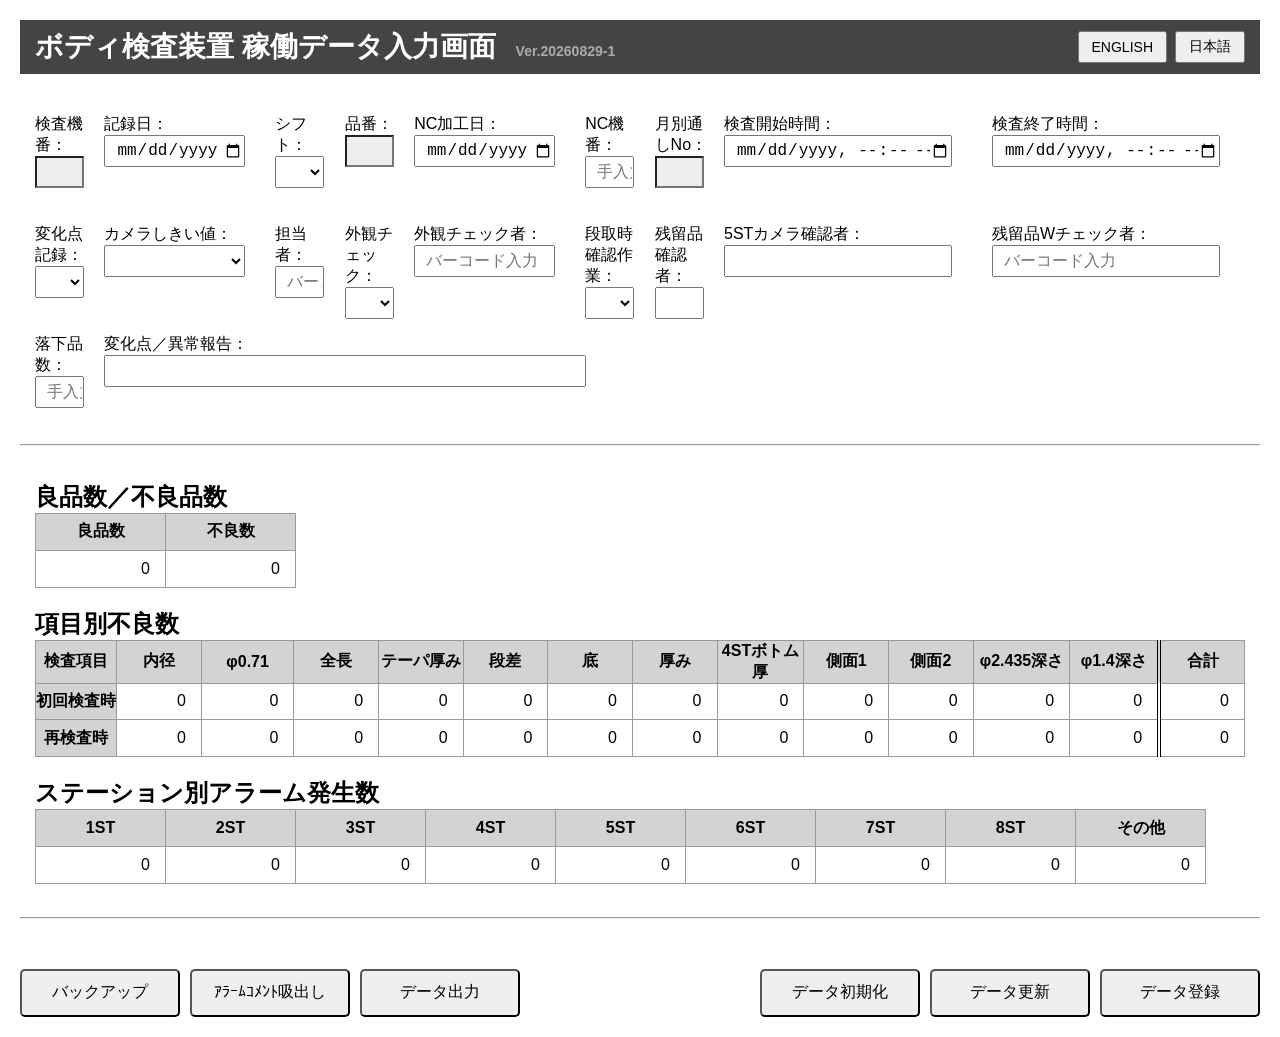
<file: app/index.html>
<!DOCTYPE html>
<html lang="ja">
<head>
    <meta charset="UTF-8">
    <meta name="viewport" content="width=device-width, initial-scale=1.0">
    <title>ボディ検査装置 稼働データ入力画面</title>
    <link rel="icon" href="data:,"> <!--エラー表示対策-->
    <link rel="stylesheet" href="style.css">
</head>
<body>
    <header class="title-area">
        <h1>
            <span data-en="Body Inspection Machine Operation Data Entry">ボディ検査装置 稼働データ入力画面</span>
            <span class="version">Ver.20260829-1</span>
        </h1>
    
        <div class="language-button-area">
            <button id="english_button" type="button">ENGLISH</button>
            <button id="japanese_button" type="button">日本語</button>
        </div>
    </header>


    <!------- データ入力部 ------->
    <div class="form-area">
        <!-- 1段目 --------------------------------------------------->
        <div class="form-item">
            <label for="inspection_machine_no" data-en="Inspection Machine No:">検査機番：</label>
            <input id="inspection_machine_no" type="text" readonly>
        </div>

        <div class="form-item">
            <label for="record_date" data-en="Record Date:">記録日：</label>
            <input id="record_date" type="date">
        </div>

        <div class="form-item">
            <label for="shift_name" data-en="Shift:">シフト：</label>
            <select id="shift_name">
                <option value=""></option>
                <option value="昼勤">昼勤</option>
                <option value="夜勤">夜勤</option>
            </select>
        </div>

        <div class="form-item">
            <label for="part_no" data-en="Part No:">品番：</label>
            <input id="part_no" type="text" readonly>
        </div>

        <div class="form-item">
            <label for="nc_process_date" data-en="NC Process Date:">NC加工日：</label>
            <input id="nc_process_date" type="date">
        </div>

        <div class="form-item">
            <label for="nc_machine_no" data-en="NC Machine No:">NC機番：</label>
            <input id="nc_machine_no" type="text" placeholder="手入力">
        </div>

        <div class="form-item">
            <label for="monthly_serial_no" data-en="Monthly Serial No:">月別通しNo：</label>
            <input id="monthly_serial_no" type="text" readonly>
        </div>

        <div class="form-item">
            <label for="inspection_start_time" data-en="Inspection Start Time:">検査開始時間：</label>
            <input id="inspection_start_time" type="datetime-local" step="60">
        </div>

        <div class="form-item">
            <label for="inspection_end_time" data-en="Inspection End Time:">検査終了時間：</label>
            <input id="inspection_end_time" type="datetime-local" step="60">
        </div>

        <!-- 2段目 --------------------------------------------------->
        <div class="form-item">
            <label for="change_point_record" data-en="Change Point Record:">変化点記録：</label>
            <select name="" id="change_point_record">
                <option value=""></option>
                <option value="社内">社内</option>
                <option value="柴田外観あり">柴田外観あり</option>
                <option value="柴田外観なし">柴田外観なし</option>
            </select>
        </div>

        <div class="form-item">
            <label for="camera_threshold" data-en="Camera Threshold:">カメラしきい値：</label>
            <select id="camera_threshold">
                <option value=""></option>
                <option value="正常">正常</option>
                <option value="変更有">変更有</option>
            </select>
        </div>

        <div class="form-item">
            <label for="worker_name" data-en="Worker:">担当者：</label>
            <input id="worker_name" type="text" placeholder="バーコード入力">
        </div>

        <div class="form-item">
            <label for="appearance_check" data-en="Appearance Check:">外観チェック：</label>
            <select id="appearance_check">
                <option value=""></option>
                <option value="正常">正常</option>
                <option value="異常">異常</option>
            </select>
        </div>

        <div class="form-item">
            <label for="appearance_checker" data-en="Appearance Checker:">外観チェック者：</label>
            <input id="appearance_checker" type="text" placeholder="バーコード入力">
        </div>

        <div class="form-item">
            <label for="setup_check" data-en="Setup Check:">段取時確認作業：</label>
            <select id="setup_check">
                <option value=""></option>
                <option value="あり">あり</option>
                <option value="なし">なし</option>
            </select>
        
        </div>

        <div class="form-item">
            <label for="remaining_checker" data-en="Remaining Part Checker:">残留品確認者：</label>
            <input id="remaining_checker" type="text">
        </div>

        <div class="form-item">
            <label for="camera_5st_checker" data-en="5ST Camera Checker:">5STカメラ確認者：</label>
            <input id="camera_5st_checker" type="text">
        </div>

        <div class="form-item">
            <label for="remaining_double_checker" data-en="RemainingPt WChecker:">残留品Wチェック者：</label>
            <input id="remaining_double_checker" type="text" placeholder="バーコード入力">
        </div>

        <!-- 3段目 --------------------------------------------------->
        <div class="form-item">
            <label for="drop_count" data-en="Dropped Part Count:">落下品数：</label>
            <input id="drop_count" type="text" placeholder="手入力">
        </div>

        <div class="form-item note">
            <label for="abnormal_report" data-en="Change Point / Abnormal Report:">変化点／異常報告：</label>
            <input id="abnormal_report" type="text">
        </div>
    </div>

    <hr>

    <!------- テーブル表示部 ------->
    <div class="table-area">
        <h2 data-en="OK / NG Count">良品数／不良品数</h2>
        <table id="count_summary">
            <tr>
                <th data-en="OK Count">良品数</th>
                <th data-en="NG Count">不良数</th>
            </tr>
            <tr>
                <td id="ok_count" class="db-item">0</td>
                <td id="ng_count" class="db-item">0</td>
            </tr>
        </table>

        <h2 data-en="NG Count by Item">項目別不良数</h2>
        <table id="ng_count_detail">
            <tr>
                <th data-en="Inspection Item">検査項目</th>
                <th data-en="Inner Diameter">内径</th>
                <th data-en="φ0.71">φ0.71</th>
                <th data-en="Overall Length">全長</th>
                <th data-en="Taper Thickness">テーパ厚み</th>
                <th data-en="Level Gap">段差</th>
                <th data-en="Bottom">底</th>
                <th data-en="Thickness">厚み</th>
                <th data-en="4ST Bottom Thickness">4STボトム厚</th>
                <th data-en="Side 1">側面1</th>
                <th data-en="Side 2">側面2</th>
                <th data-en="φ2.435 Depth">φ2.435深さ</th>
                <th data-en="φ1.4 Depth">φ1.4深さ</th>
                <th data-en="Total" style="border-left: 4px double #000">合計</th>
            </tr>
            <tr>
                <th data-en="Initial Inspection">初回検査時</th>
                <td id="inner_d_ngcount1" class="db-item">0</td>
                <td id="phi071_ngcount1" class="db-item">0</td> 
                <td id="total_length_ngcount1" class="db-item">0</td> 
                <td id="taper_thickness_ngcount1" class="db-item">0</td>
                <td id="level_gap_ngcount1" class="db-item">0</td>
                <td id="bottom_ngcount1" class="db-item">0</td>
                <td id="thickness_ngcount1" class="db-item">0</td>
                <td id="bottom_thickness_ngcount1" class="db-item">0</td>
                <td id="side_visual1_ngcount1" class="db-item">0</td>
                <td id="side_visual2_ngcount1" class="db-item">0</td>
                <td id="phi2435_depth_ngcount1" class="db-item">0</td> 
                <td id="phi14_depth_ngcount1" class="db-item">0</td>
                <td id="ngcount_total1" class="db-item" style="border-left: 4px double #000;">0</td>
            </tr>
            <tr>
                <th data-en="Reinspection">再検査時</th>
                <td id="inner_d_ngcount2" class="db-item">0</td>
                <td id="phi071_ngcount2" class="db-item">0</td>
                <td id="total_length_ngcount2" class="db-item">0</td>
                <td id="taper_thickness_ngcount2" class="db-item">0</td>
                <td id="level_gap_ngcount2" class="db-item">0</td>
                <td id="bottom_ngcount2" class="db-item">0</td>
                <td id="thickness_ngcount2" class="db-item">0</td>
                <td id="bottom_thickness_ngcount2" class="db-item">0</td>
                <td id="side_visual1_ngcount2" class="db-item">0</td>
                <td id="side_visual2_ngcount2" class="db-item">0</td>
                <td id="phi2435_depth_ngcount2" class="db-item">0</td>
                <td id="phi14_depth_ngcount2" class="db-item">0</td>
                <td id="ngcount_total2" class="db-item" style="border-left: 4px double #000;">0</td>
            </tr>
        </table>

        <h2 data-en="Alarm Count by Station">ステーション別アラーム発生数</h2>
        <table id="alarm_info">
            <tr>
                <th>1ST</th>
                <th>2ST</th>
                <th>3ST</th>
                <th>4ST</th>
                <th>5ST</th>
                <th>6ST</th>
                <th>7ST</th>
                <th>8ST</th>
                <th data-en="Others">その他</th>
            </tr>
            <tr>
                <td id="st1_alarm_count" class="db-item">0</td>
                <td id="st2_alarm_count" class="db-item">0</td>
                <td id="st3_alarm_count" class="db-item">0</td>
                <td id="st4_alarm_count" class="db-item">0</td>
                <td id="st5_alarm_count" class="db-item">0</td>
                <td id="st6_alarm_count" class="db-item">0</td>
                <td id="st7_alarm_count" class="db-item">0</td>
                <td id="st8_alarm_count" class="db-item">0</td>
                <td id="others_alarm_count" class="db-item">0</td>
            </tr>
        </table>
    </div>
    <br>
    <hr>

    <div class="button-area">
        <div class="button-group-left">
            <button id="backup_button" data-en="Backup">バックアップ</button>
            <button id="export_alarm_comment_button" data-en="Export Alarm Comment">ｱﾗｰﾑｺﾒﾝﾄ吸出し</button>
            <button id="export_data_button" data-en="Export Data">データ出力</button>
        </div>

        <div class="button-group-right">
            <button id="initialize_button" data-en="Initialize Data">データ初期化</button>
            <button id="update_button" data-en="Update Data">データ更新</button>
            <button id="register_button" data-en="Register Data">データ登録</button>
        </div>
    </div>

    <script src="app.js"></script>
</body>
</html>
</file>
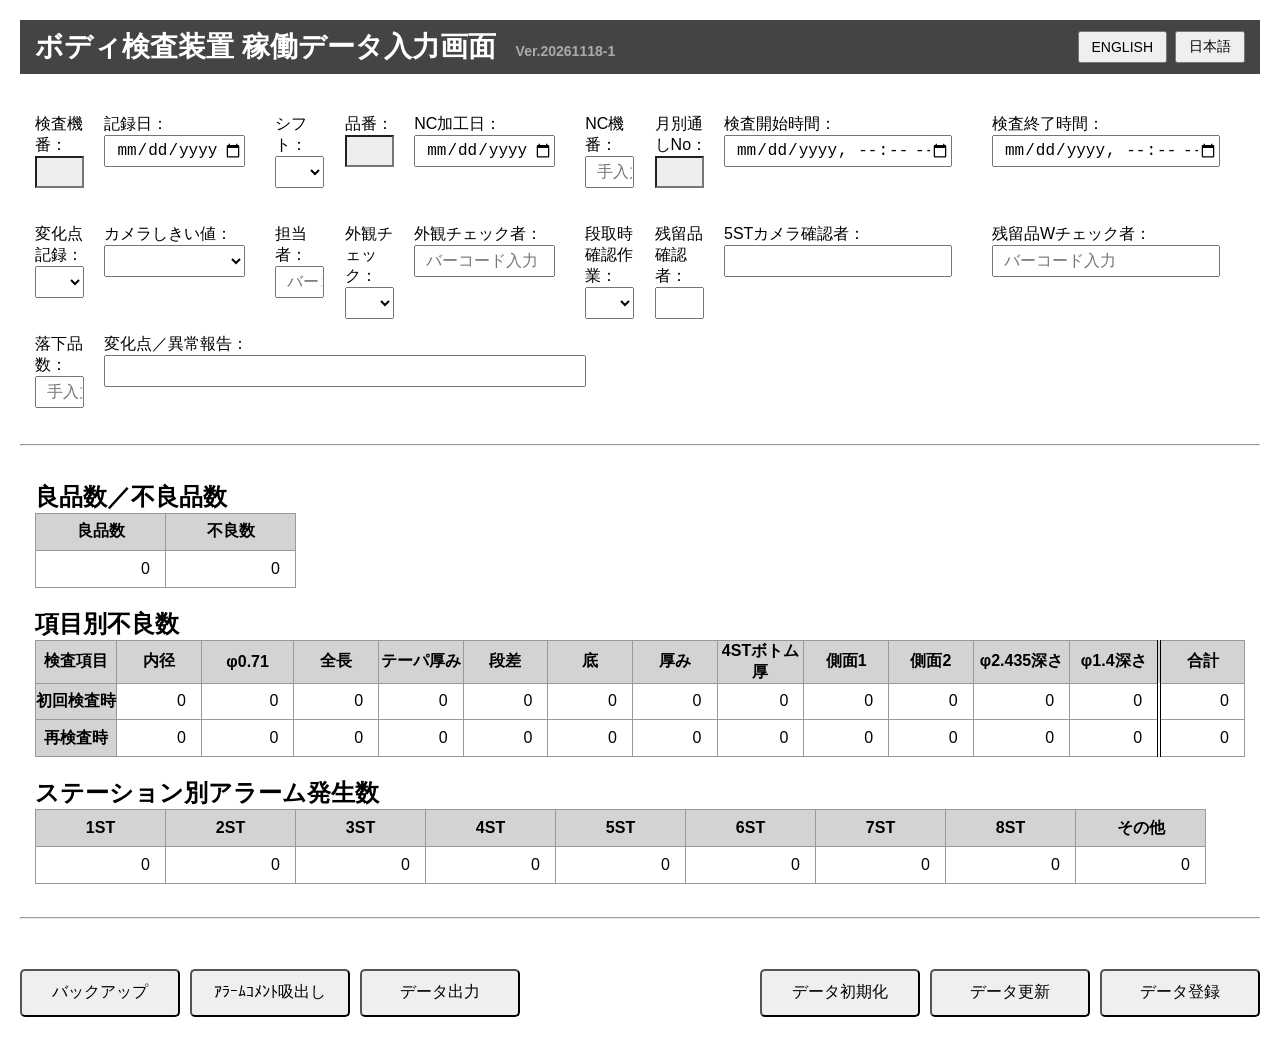
<file: app_record_ng_alarm_count/index.html>
<!DOCTYPE html>
<html lang="ja">
<head>
    <meta charset="UTF-8">
    <meta name="viewport" content="width=device-width, initial-scale=1.0">
    <title>ボディ検査装置 稼働データ入力画面</title>
    <link rel="icon" href="data:,"> <!--エラー表示対策-->
    <link rel="stylesheet" href="style.css">
</head>
<body>
    <header class="title-area">
        <h1>
            <span data-en="Body Inspection Machine Operation Data Entry">ボディ検査装置 稼働データ入力画面</span>
            <span class="version">Ver.20261118-1</span>
        </h1>
    
        <div class="language-button-area">
            <button id="english_button" type="button">ENGLISH</button>
            <button id="japanese_button" type="button">日本語</button>
        </div>
    </header>


    <!------- データ入力部 ------->
    <div class="form-area">
        <!-- 1段目 --------------------------------------------------->
        <div class="form-item">
            <label for="inspection_machine_no" data-en="Inspection Machine No:">検査機番：</label>
            <input id="inspection_machine_no" type="text" readonly>
        </div>

        <div class="form-item">
            <label for="record_date" data-en="Record Date:">記録日：</label>
            <input id="record_date" type="date">
        </div>

        <div class="form-item">
            <label for="shift_name" data-en="Shift:">シフト：</label>
            <select id="shift_name">
                <option value=""></option>
                <option value="昼勤">昼勤</option>
                <option value="夜勤">夜勤</option>
            </select>
        </div>

        <div class="form-item">
            <label for="part_no" data-en="Part No:">品番：</label>
            <input id="part_no" type="text" readonly>
        </div>

        <div class="form-item">
            <label for="nc_process_date" data-en="NC Process Date:">NC加工日：</label>
            <input id="nc_process_date" type="date">
        </div>

        <div class="form-item">
            <label for="nc_machine_no" data-en="NC Machine No:">NC機番：</label>
            <input id="nc_machine_no" type="text" placeholder="手入力">
        </div>

        <div class="form-item">
            <label for="monthly_serial_no" data-en="Monthly Serial No:">月別通しNo：</label>
            <input id="monthly_serial_no" type="text" readonly>
        </div>

        <div class="form-item">
            <label for="inspection_start_time" data-en="Inspection Start Time:">検査開始時間：</label>
            <input id="inspection_start_time" type="datetime-local" step="60">
        </div>

        <div class="form-item">
            <label for="inspection_end_time" data-en="Inspection End Time:">検査終了時間：</label>
            <input id="inspection_end_time" type="datetime-local" step="60">
        </div>

        <!-- 2段目 --------------------------------------------------->
        <div class="form-item">
            <label for="change_point_record" data-en="Change Point Record:">変化点記録：</label>
            <select name="" id="change_point_record">
                <option value=""></option>
                <option value="社内">社内</option>
                <option value="柴田外観あり">柴田外観あり</option>
                <option value="柴田外観なし">柴田外観なし</option>
            </select>
        </div>

        <div class="form-item">
            <label for="camera_threshold" data-en="Camera Threshold:">カメラしきい値：</label>
            <select id="camera_threshold">
                <option value=""></option>
                <option value="正常">正常</option>
                <option value="変更有">変更有</option>
            </select>
        </div>

        <div class="form-item">
            <label for="worker_name" data-en="Worker:">担当者：</label>
            <input id="worker_name" type="text" placeholder="バーコード入力">
        </div>

        <div class="form-item">
            <label for="appearance_check" data-en="Appearance Check:">外観チェック：</label>
            <select id="appearance_check">
                <option value=""></option>
                <option value="正常">正常</option>
                <option value="異常">異常</option>
            </select>
        </div>

        <div class="form-item">
            <label for="appearance_checker" data-en="Appearance Checker:">外観チェック者：</label>
            <input id="appearance_checker" type="text" placeholder="バーコード入力">
        </div>

        <div class="form-item">
            <label for="setup_check" data-en="Setup Check:">段取時確認作業：</label>
            <select id="setup_check">
                <option value=""></option>
                <option value="あり">あり</option>
                <option value="なし">なし</option>
            </select>
        
        </div>

        <div class="form-item">
            <label for="remaining_checker" data-en="Remaining Part Checker:">残留品確認者：</label>
            <input id="remaining_checker" type="text">
        </div>

        <div class="form-item">
            <label for="camera_5st_checker" data-en="5ST Camera Checker:">5STカメラ確認者：</label>
            <input id="camera_5st_checker" type="text">
        </div>

        <div class="form-item">
            <label for="remaining_double_checker" data-en="RemainingPt WChecker:">残留品Wチェック者：</label>
            <input id="remaining_double_checker" type="text" placeholder="バーコード入力">
        </div>

        <!-- 3段目 --------------------------------------------------->
        <div class="form-item">
            <label for="drop_count" data-en="Dropped Part Count:">落下品数：</label>
            <input id="drop_count" type="text" placeholder="手入力">
        </div>

        <div class="form-item note">
            <label for="abnormal_report" data-en="Change Point / Abnormal Report:">変化点／異常報告：</label>
            <input id="abnormal_report" type="text">
        </div>
    </div>

    <hr>

    <!------- テーブル表示部 ------->
    <div class="table-area">
        <h2 data-en="OK / NG Count">良品数／不良品数</h2>
        <table id="count_summary">
            <tr>
                <th data-en="OK Count">良品数</th>
                <th data-en="NG Count">不良数</th>
            </tr>
            <tr>
                <td id="ok_count" class="db-item">0</td>
                <td id="ng_count" class="db-item">0</td>
            </tr>
        </table>

        <h2 data-en="NG Count by Item">項目別不良数</h2>
        <table id="ng_count_detail">
            <tr>
                <th data-en="Inspection Item">検査項目</th>
                <th data-en="Inner Diameter">内径</th>
                <th data-en="φ0.71">φ0.71</th>
                <th data-en="Overall Length">全長</th>
                <th data-en="Taper Thickness">テーパ厚み</th>
                <th data-en="Level Gap">段差</th>
                <th data-en="Bottom">底</th>
                <th data-en="Thickness">厚み</th>
                <th data-en="4ST Bottom Thickness">4STボトム厚</th>
                <th data-en="Side 1">側面1</th>
                <th data-en="Side 2">側面2</th>
                <th data-en="φ2.435 Depth">φ2.435深さ</th>
                <th data-en="φ1.4 Depth">φ1.4深さ</th>
                <th data-en="Total" style="border-left: 4px double #000">合計</th>
            </tr>
            <tr>
                <th data-en="Initial Inspection">初回検査時</th>
                <td id="inner_d_ngcount1" class="db-item">0</td>
                <td id="phi071_ngcount1" class="db-item">0</td> 
                <td id="total_length_ngcount1" class="db-item">0</td> 
                <td id="taper_thickness_ngcount1" class="db-item">0</td>
                <td id="level_gap_ngcount1" class="db-item">0</td>
                <td id="bottom_ngcount1" class="db-item">0</td>
                <td id="thickness_ngcount1" class="db-item">0</td>
                <td id="bottom_thickness_ngcount1" class="db-item">0</td>
                <td id="side_visual1_ngcount1" class="db-item">0</td>
                <td id="side_visual2_ngcount1" class="db-item">0</td>
                <td id="phi2435_depth_ngcount1" class="db-item">0</td> 
                <td id="phi14_depth_ngcount1" class="db-item">0</td>
                <td id="ngcount_total1" class="db-item" style="border-left: 4px double #000;">0</td>
            </tr>
            <tr>
                <th data-en="Reinspection">再検査時</th>
                <td id="inner_d_ngcount2" class="db-item">0</td>
                <td id="phi071_ngcount2" class="db-item">0</td>
                <td id="total_length_ngcount2" class="db-item">0</td>
                <td id="taper_thickness_ngcount2" class="db-item">0</td>
                <td id="level_gap_ngcount2" class="db-item">0</td>
                <td id="bottom_ngcount2" class="db-item">0</td>
                <td id="thickness_ngcount2" class="db-item">0</td>
                <td id="bottom_thickness_ngcount2" class="db-item">0</td>
                <td id="side_visual1_ngcount2" class="db-item">0</td>
                <td id="side_visual2_ngcount2" class="db-item">0</td>
                <td id="phi2435_depth_ngcount2" class="db-item">0</td>
                <td id="phi14_depth_ngcount2" class="db-item">0</td>
                <td id="ngcount_total2" class="db-item" style="border-left: 4px double #000;">0</td>
            </tr>
        </table>

        <h2 data-en="Alarm Count by Station">ステーション別アラーム発生数</h2>
        <table id="alarm_info">
            <tr>
                <th>1ST</th>
                <th>2ST</th>
                <th>3ST</th>
                <th>4ST</th>
                <th>5ST</th>
                <th>6ST</th>
                <th>7ST</th>
                <th>8ST</th>
                <th data-en="Others">その他</th>
            </tr>
            <tr>
                <td id="st1_alarm_count" class="db-item">0</td>
                <td id="st2_alarm_count" class="db-item">0</td>
                <td id="st3_alarm_count" class="db-item">0</td>
                <td id="st4_alarm_count" class="db-item">0</td>
                <td id="st5_alarm_count" class="db-item">0</td>
                <td id="st6_alarm_count" class="db-item">0</td>
                <td id="st7_alarm_count" class="db-item">0</td>
                <td id="st8_alarm_count" class="db-item">0</td>
                <td id="others_alarm_count" class="db-item">0</td>
            </tr>
        </table>
    </div>
    <br>
    <hr>

    <div class="button-area">
        <div class="button-group-left">
            <button id="backup_button" data-en="Backup">バックアップ</button>
            <button id="export_alarm_comment_button" data-en="Export Alarm Comment">ｱﾗｰﾑｺﾒﾝﾄ吸出し</button>
            <button id="export_data_button" data-en="Export Data">データ出力</button>
        </div>

        <div class="button-group-right">
            <button id="initialize_button" data-en="Initialize Data">データ初期化</button>
            <button id="update_button" data-en="Update Data">データ更新</button>
            <button id="register_button" data-en="Register Data">データ登録</button>
        </div>
    </div>

    <script src="app.js"></script>
</body>
</html>
</file>
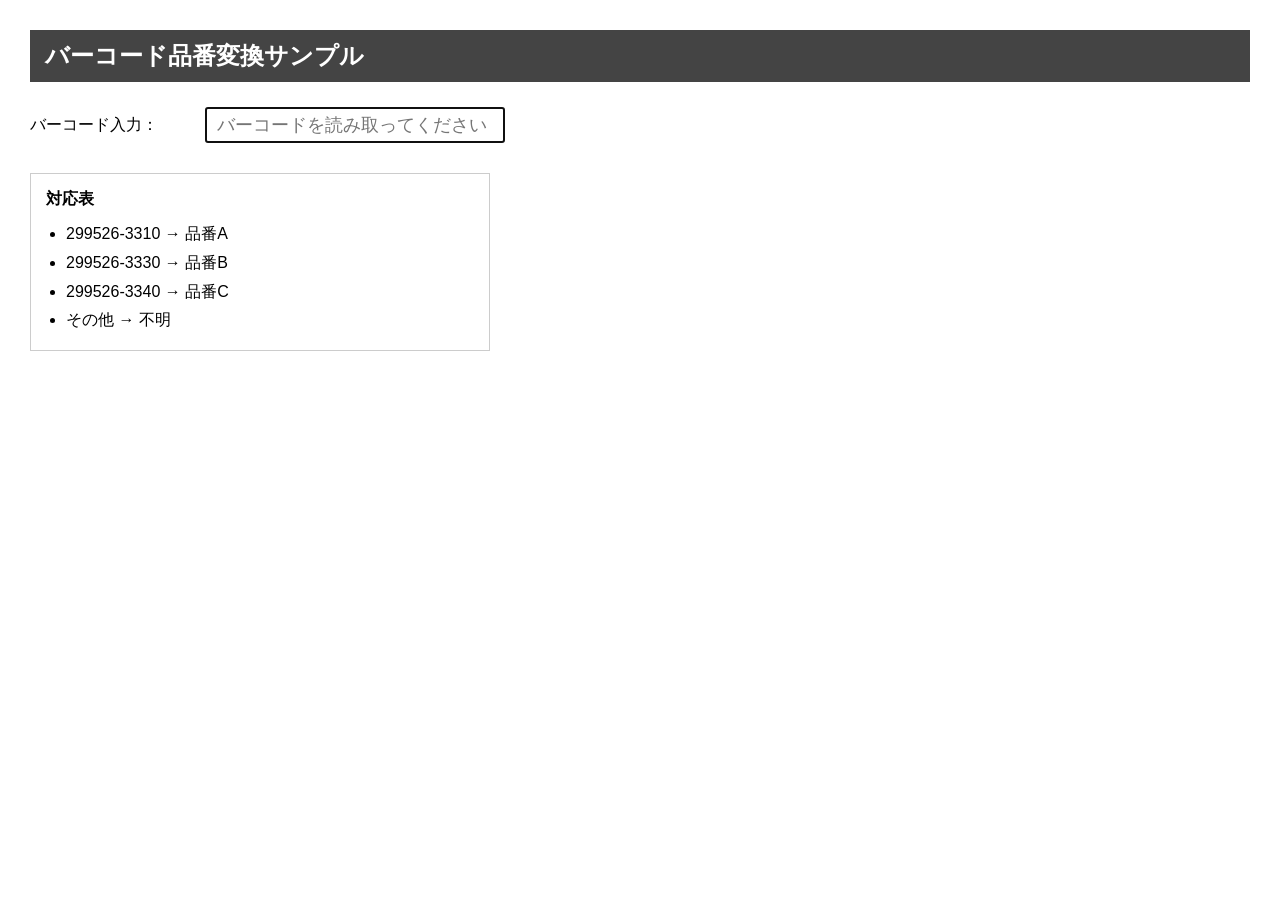
<file: test_app_barcode/index.html>
<!DOCTYPE html>
<html lang="ja">
<head>
    <meta charset="UTF-8">
    <title>バーコード品番変換サンプル</title>
    <link rel="stylesheet" href="style.css">
</head>
<body>

    <h1>バーコード品番変換サンプル</h1>

    <div class="form-area">
        <label for="barcode_input">バーコード入力：</label>
        <input
            id="barcode_input"
            type="text"
            autocomplete="off"
            autofocus
            placeholder="バーコードを読み取ってください"
        >
    </div>

    <div class="sample-area">
        <p>対応表</p>
        <ul>
            <li>299526-3310 → 品番A</li>
            <li>299526-3330 → 品番B</li>
            <li>299526-3340 → 品番C</li>
            <li>その他 → 不明</li>
        </ul>
    </div>

    <script src="app.js"></script>
</body>
</html>
</file>
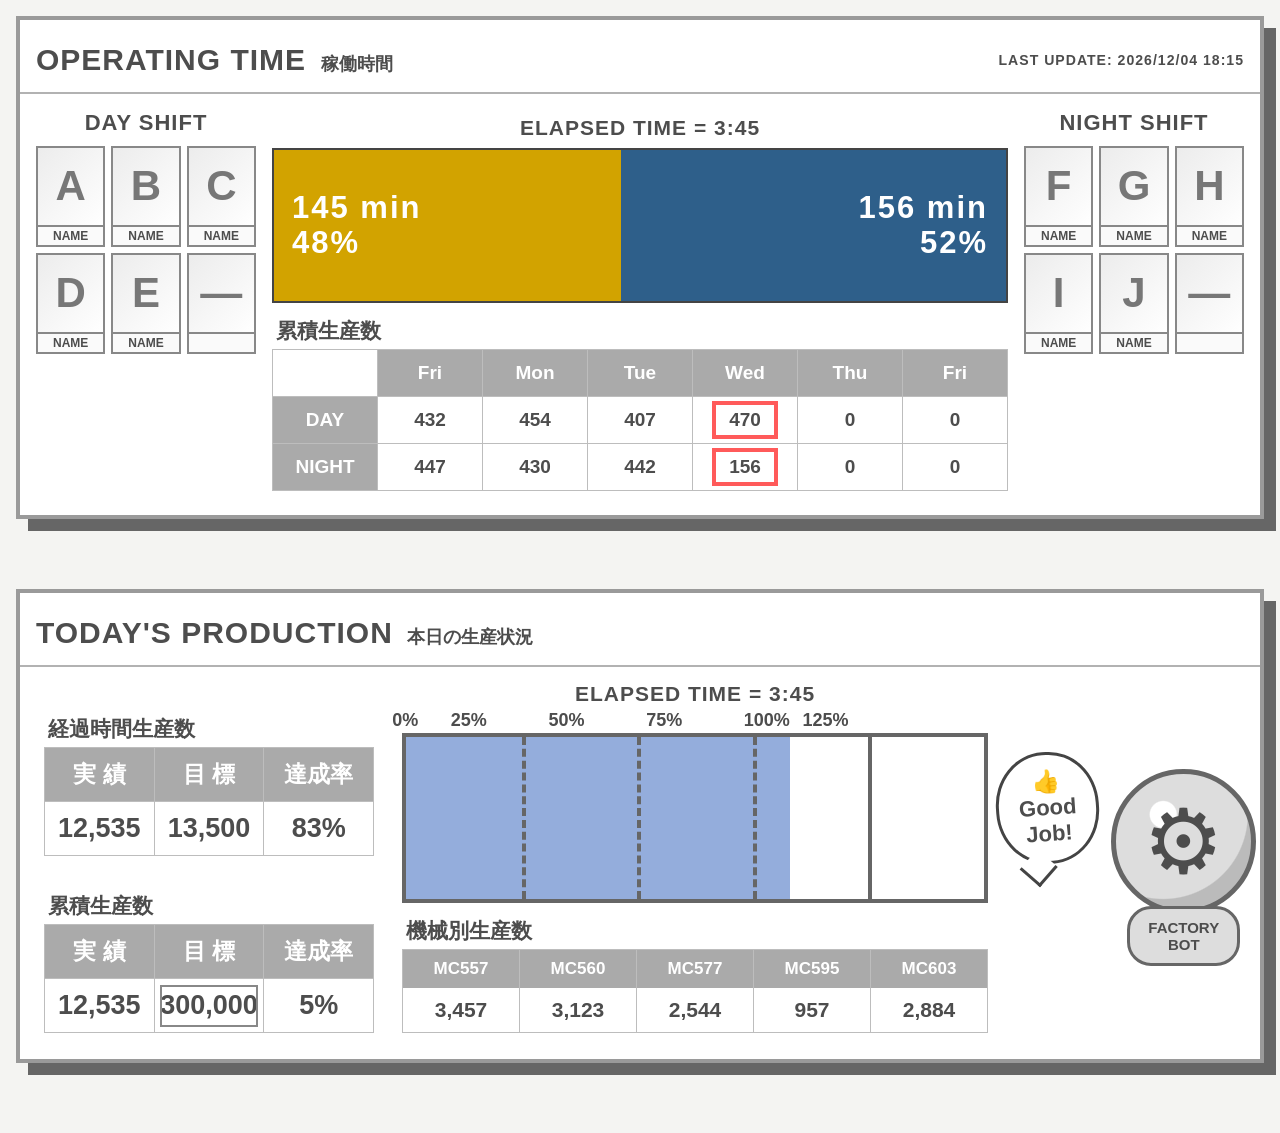
<file: Reference/UIサンプル20260905/index.html>
<!DOCTYPE html>
<html lang="ja">
<head>
    <meta charset="UTF-8">
    <meta name="viewport" content="width=device-width, initial-scale=1.0">
    <title>Factory Visualization Dashboard</title>
    <link rel="stylesheet" href="style.css">
</head>
<body>
    <main class="dashboard">
        <!-- =========================
             OPERATING TIME
        ========================== -->
        <section class="panel operating-panel">
            <div class="section-heading">
                <div>
                    <span class="section-title">OPERATING TIME</span>
                    <span class="section-title-ja">稼働時間</span>
                </div>
                <div class="last-update">
                    LAST UPDATE:
                    <span id="lastUpdate">2026-09-06 10:40</span>
                </div>
            </div>

            <div class="operating-content">
                <!-- DAY SHIFT -->
                <aside class="staff-area">
                    <h2>DAY SHIFT</h2>
                    <div class="staff-grid" id="dayStaff"></div>
                </aside>

                <!-- CENTER -->
                <div class="operating-main">
                    <div class="elapsed-time">
                        ELAPSED TIME = <span id="elapsedTimeTop">3:45</span>
                    </div>

                    <div class="shift-ratio">
                        <div class="ratio day-ratio" id="dayRatio">
                            <div class="ratio-minutes"><span id="dayMinutes">145</span> min</div>
                            <div class="ratio-percent"><span id="dayPercent">46</span>%</div>
                        </div>

                        <div class="ratio night-ratio" id="nightRatio">
                            <div class="ratio-minutes"><span id="nightMinutes">156</span> min</div>
                            <div class="ratio-percent"><span id="nightPercent">54</span>%</div>
                        </div>
                    </div>

                    <div class="mini-title">累積生産数</div>
                    <div class="weekly-table-wrap">
                        <table class="weekly-table">
                            <thead>
                                <tr>
                                    <th></th>
                                    <th>Fri</th>
                                    <th>Mon</th>
                                    <th>Tue</th>
                                    <th>Wed</th>
                                    <th>Thu</th>
                                    <th>Fri</th>
                                </tr>
                            </thead>
                            <tbody>
                                <tr>
                                    <th>DAY</th>
                                    <td>432</td>
                                    <td>454</td>
                                    <td>407</td>
                                    <td class="today-cell">470</td>
                                    <td>0</td>
                                    <td>0</td>
                                </tr>
                                <tr>
                                    <th>NIGHT</th>
                                    <td>447</td>
                                    <td>430</td>
                                    <td>442</td>
                                    <td class="today-cell">156</td>
                                    <td>0</td>
                                    <td>0</td>
                                </tr>
                            </tbody>
                        </table>
                    </div>
                </div>

                <!-- NIGHT SHIFT -->
                <aside class="staff-area">
                    <h2>NIGHT SHIFT</h2>
                    <div class="staff-grid" id="nightStaff"></div>
                </aside>
            </div>
        </section>

        <!-- =========================
             TODAY'S PRODUCTION
        ========================== -->
        <section class="panel production-panel">
            <div class="section-heading">
                <div>
                    <span class="section-title">TODAY'S PRODUCTION</span>
                    <span class="section-title-ja">本日の生産状況</span>
                </div>
            </div>

            <div class="production-content">
                <!-- LEFT KPI -->
                <div class="kpi-column">
                    <div class="kpi-block">
                        <div class="mini-title">経過時間生産数</div>
                        <table class="kpi-table">
                            <thead>
                                <tr>
                                    <th>実 績</th>
                                    <th>目 標</th>
                                    <th>達成率</th>
                                </tr>
                            </thead>
                            <tbody>
                                <tr>
                                    <td id="actualToday">12,535</td>
                                    <td id="targetToday">13,500</td>
                                    <td id="achievementToday">83%</td>
                                </tr>
                            </tbody>
                        </table>
                    </div>

                    <div class="kpi-block">
                        <div class="mini-title">累積生産数</div>
                        <table class="kpi-table">
                            <thead>
                                <tr>
                                    <th>実 績</th>
                                    <th>目 標</th>
                                    <th>達成率</th>
                                </tr>
                            </thead>
                            <tbody>
                                <tr>
                                    <td id="actualTotal">12,535</td>
                                    <td class="outlined-value" id="targetTotal">300,000</td>
                                    <td id="achievementTotal">5%</td>
                                </tr>
                            </tbody>
                        </table>
                    </div>
                </div>

                <!-- CENTER CHART -->
                <div class="production-main">
                    <div class="elapsed-time production-elapsed">
                        ELAPSED TIME = <span id="elapsedTimeBottom">3:45</span>
                    </div>

                    <div class="progress-axis">
                        <span>0%</span>
                        <span>25%</span>
                        <span>50%</span>
                        <span>75%</span>
                        <span>100%</span>
                        <span>125%</span>
                    </div>

                    <div class="progress-wrap">
                        <div class="progress-grid-line line-25"></div>
                        <div class="progress-grid-line line-50"></div>
                        <div class="progress-grid-line line-75"></div>
                        <div class="progress-grid-line line-100"></div>
                        <div class="production-progress" id="productionProgress"></div>
                    </div>

                    <div class="mini-title machine-title">機械別生産数</div>
                    <div class="machine-grid" id="machineGrid"></div>
                </div>

                <!-- CHARACTER / MESSAGE -->
                <aside class="mascot-area">
                    <div class="speech-bubble">👍 Good<br>Job!</div>
                    <div class="mascot">
                        <div class="mascot-head">⚙</div>
                        <div class="mascot-body">FACTORY<br>BOT</div>
                    </div>
                </aside>
            </div>
        </section>
    </main>

    <script src="app.js"></script>
</body>
</html>
</file>
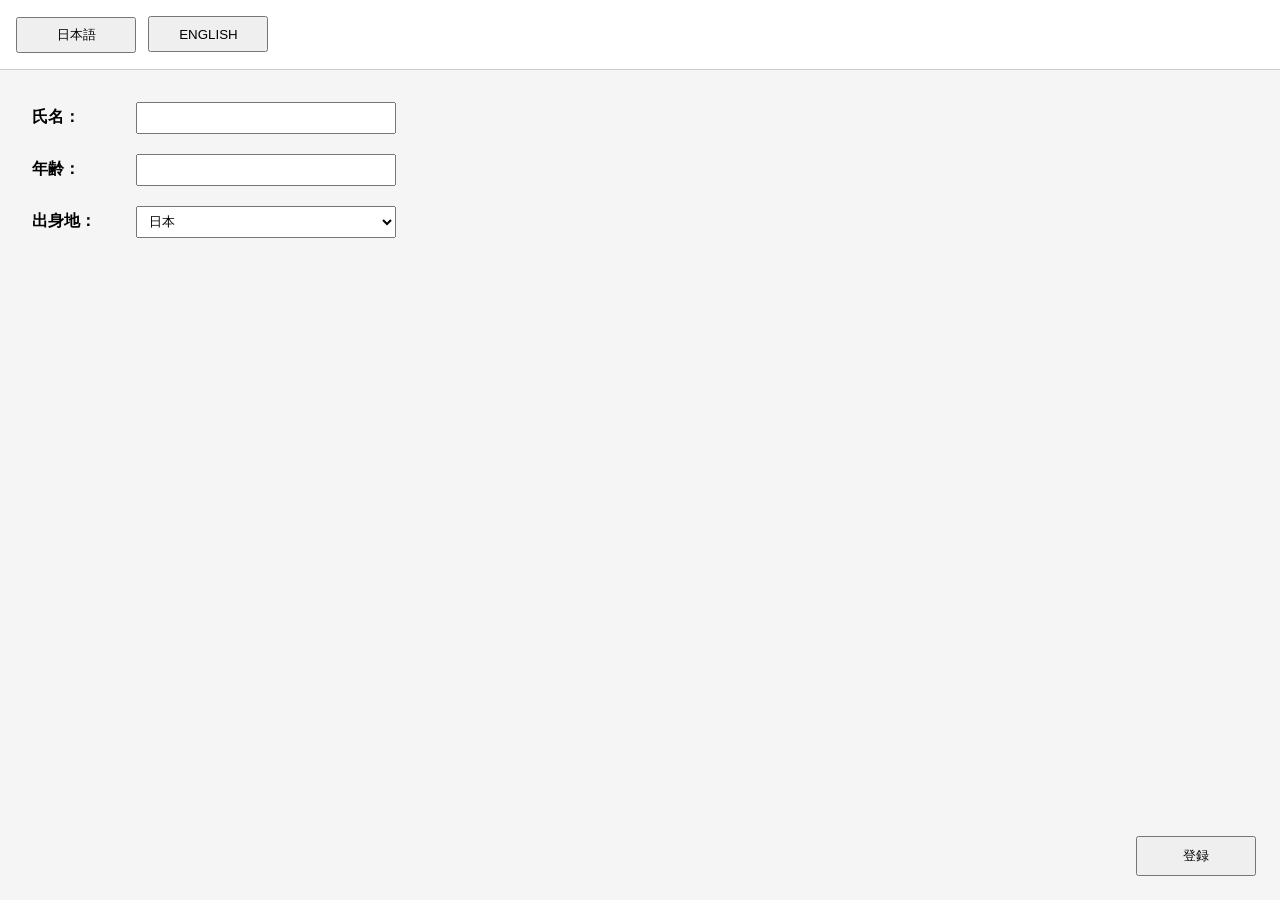
<file: test_app/change_language/index.html>
<!DOCTYPE html>
<html lang="ja">

<head>
    <meta charset="UTF-8">

    <title>多言語対応サンプル</title>

    <link rel="stylesheet" href="style.css">
</head>

<body>

    <!-- 言語切替ボタン -->
    <div class="language-buttons">

        <button id="btn-ja">
            日本語
        </button>

        <button id="btn-en">
            ENGLISH
        </button>

    </div>

    <main class="form-area">

        <!-- 氏名 -->
        <div class="form-item">

            <!--
                初期値として日本語を書いておく。
                JSで後から上書きされる。
            -->
            <label id="label-name">
                氏名：
            </label>

            <input type="text">

        </div>

        <!-- 年齢 -->
        <div class="form-item">

            <label id="label-age">
                年齢：
            </label>

            <input type="number">

        </div>

        <!-- 出身地 -->
        <div class="form-item">

            <label id="label-birthplace">
                出身地：
            </label>

            <!--
                valueは内部データ。
                表示文字だけ翻訳する。
            -->
            <select id="birthplace">

                <option value="japan">
                    日本
                </option>

                <option value="america">
                    アメリカ
                </option>

                <option value="china">
                    中国
                </option>

                <option value="other">
                    その他
                </option>

            </select>

        </div>

    </main>

    <!-- 登録ボタン -->
    <button
        id="register-button"
        class="register-button"
    >
        登録
    </button>

    <script src="app.js"></script>

</body>

</html>
</file>
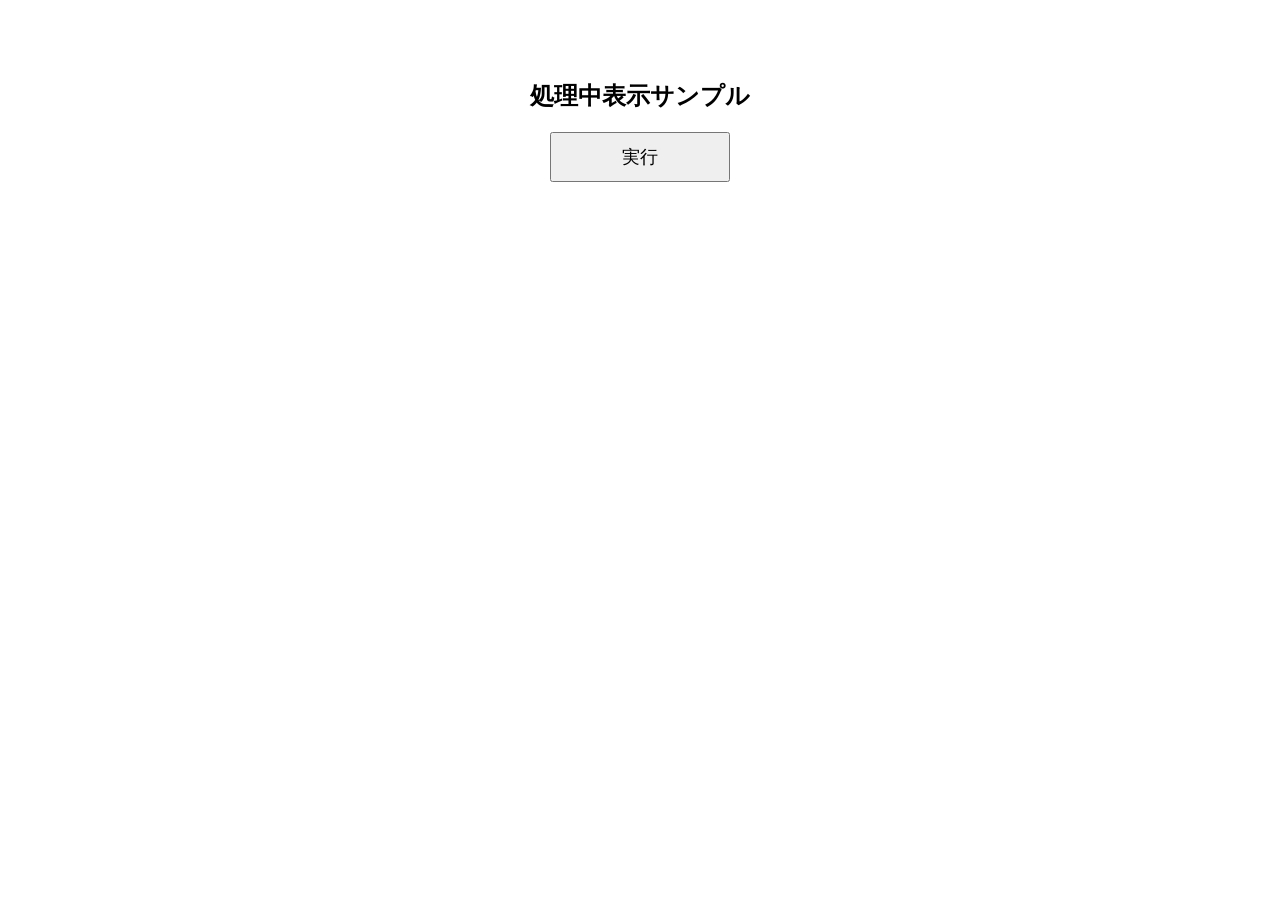
<file: tests/busy_button_sample/index.html>
<!DOCTYPE html>
<html lang="ja">
<head>
    <meta charset="UTF-8">
    <meta name="viewport" content="width=device-width, initial-scale=1.0">
    <title>処理中サンプル</title>
    <link rel="stylesheet" href="style.css">
</head>
<body>
    <main>
        <h2>処理中表示サンプル</h2>
        <button id="execute-button">実行</button>
    </main>

    <script src="app.js"></script>
</body>
</html>
</file>
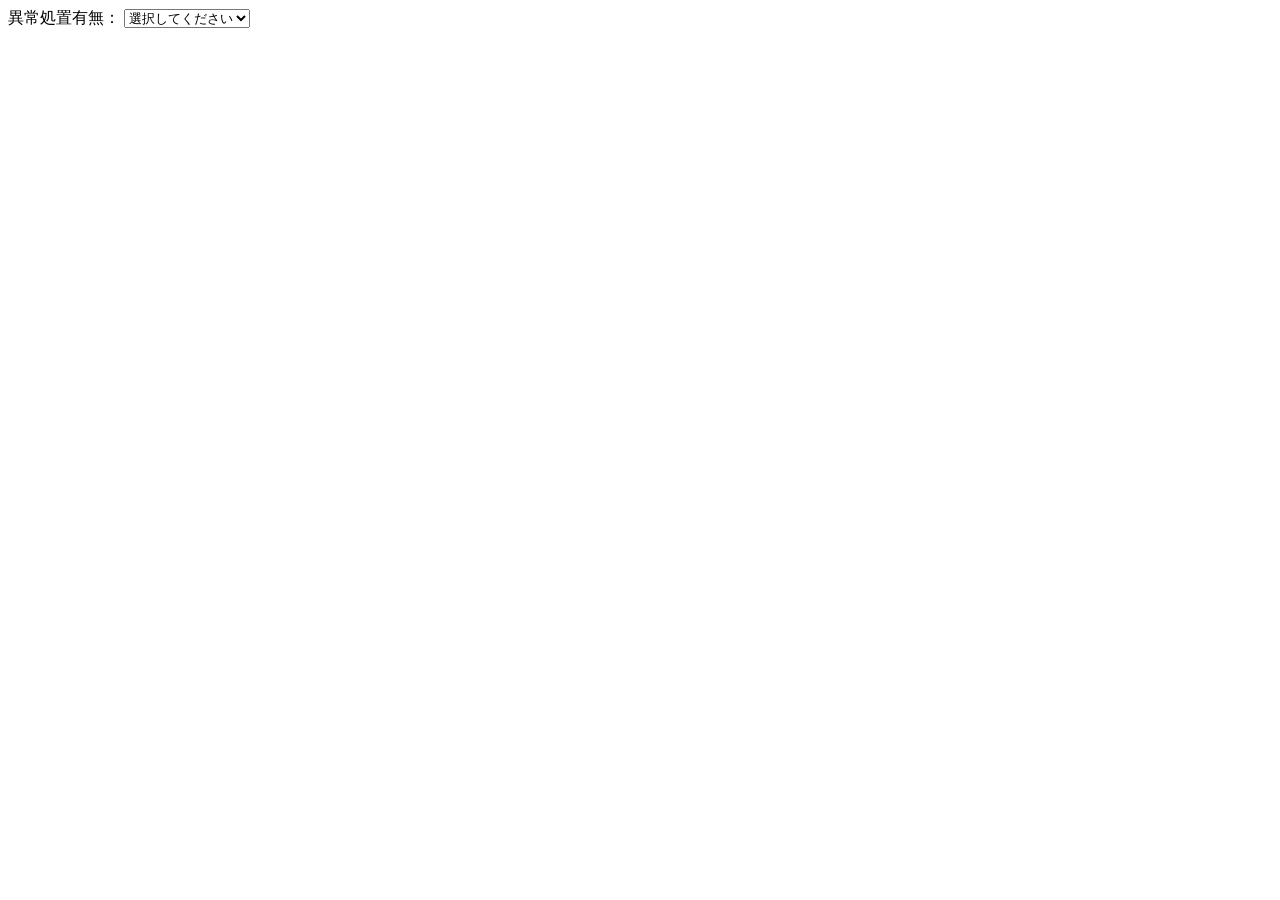
<file: tests/js_confirm_message/index.html>
<!DOCTYPE html>
<html lang="ja">
<head>
    <meta charset="UTF-8">
    <title>異常処置確認</title>
</head>
<body>

    <label for="abnormal_action">
        異常処置有無：
    </label>

    <select id="abnormal_action">
        <option value="">選択してください</option>
        <option value="あり">あり</option>
        <option value="なし">なし</option>
    </select>

    <script>

        const select = document.getElementById(
            "abnormal_action"
        );

        select.addEventListener(
            "change",
            function () {
                if (
                    this.value === "あり"
                ) {
                    alert( "異常処置はしましたか？");
                }
            }
        );

    </script>

</body>
</html>
</file>
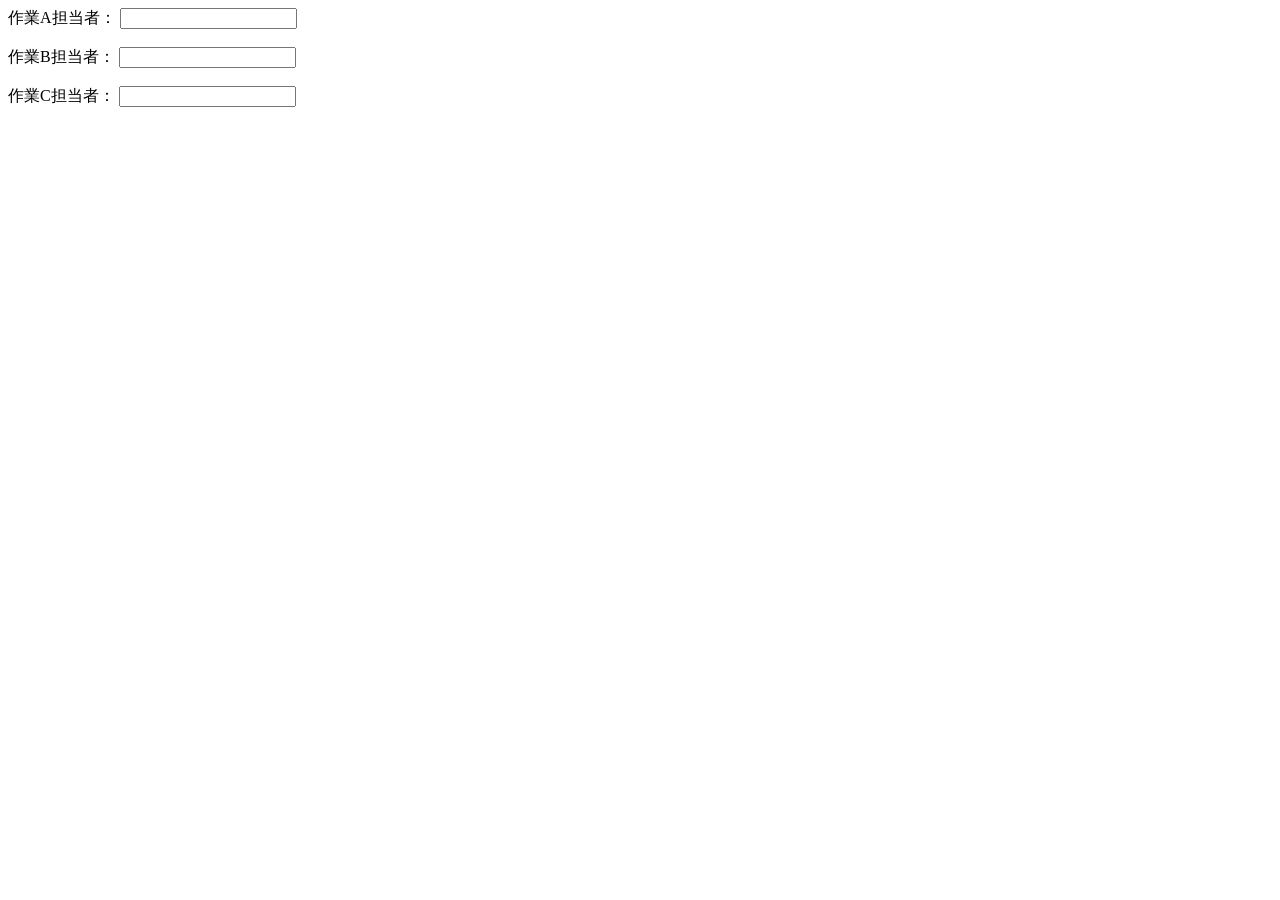
<file: tests/js_copy_to_other_textbox/index.html>
<!DOCTYPE html>
<html lang="ja">
<head>
    <meta charset="UTF-8">
    <title>担当者入力サンプル</title>
</head>
<body>

    <div>
        <label for="worker_a">
            作業A担当者：
        </label>
        <input
            id="worker_a"
            type="text"
        >
    </div>

    <br>

    <div>
        <label for="worker_b">
            作業B担当者：
        </label>
        <input
            id="worker_b"
            type="text"
        >
    </div>

    <br>

    <div>
        <label for="worker_c">
            作業C担当者：
        </label>
        <input
            id="worker_c"
            type="text"
        >
    </div>

    <script>

        document.getElementById(
            "worker_a"
        ).addEventListener(
            "keydown",
            function(event) {

                if (
                    event.key === "Enter"
                ) {

                    const workerName =
                        this.value;

                    document.getElementById(
                        "worker_b"
                    ).value = workerName;

                    document.getElementById(
                        "worker_c"
                    ).value = workerName;

                }

            }
        );

    </script>

</body>
</html>
</file>
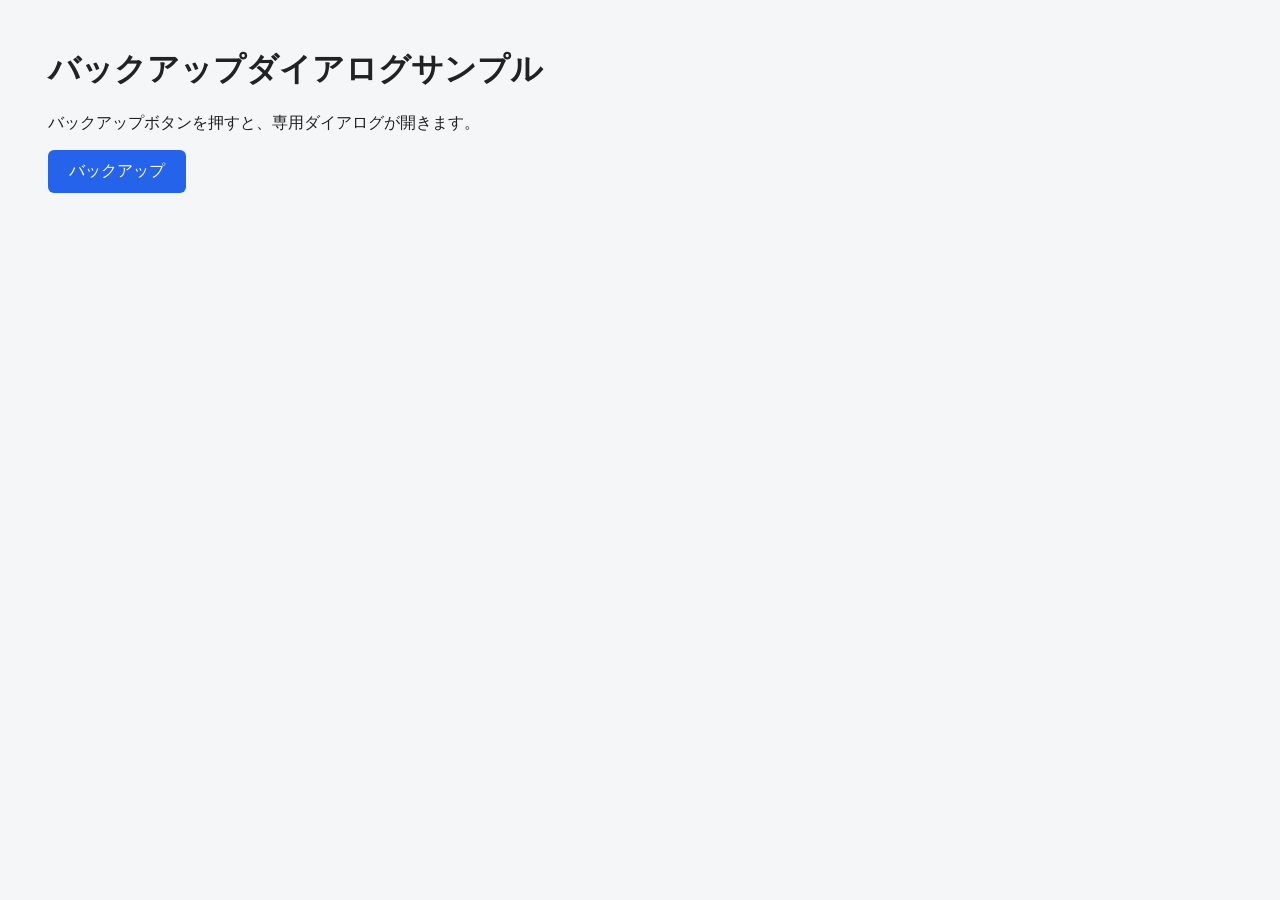
<file: tests/pywebview_backup_dialog_sample/index.html>
<!DOCTYPE html>
<html lang="ja">
<head>
    <meta charset="UTF-8">
    <meta name="viewport" content="width=device-width, initial-scale=1.0">
    <title>バックアップダイアログ サンプル</title>
    <link rel="stylesheet" href="style.css">
</head>
<body>
    <main class="main-content">
        <h1>バックアップダイアログサンプル</h1>
        <p>バックアップボタンを押すと、専用ダイアログが開きます。</p>

        <button id="open-backup-dialog-button" class="primary-button">バックアップ</button>
    </main>
    
    <div id="backup-dialog-overlay" class="dialog-overlay hidden">
        <section class="backup-dialog">

            <header class="dialog-header">
                <h2>バックアップ</h2>
            </header>

            <div class="dialog-body">
                <label for="backup-drive-select">保存先ドライブ</label>

                <select id="backup-drive-select">
                    <option value="C:">Cドライブ</option>
                    <option value="D:">Dドライブ</option>
                    <option value="E:">Eドライブ</option>
                    <option value="Z:">Zドライブ</option>
                </select>

                <p id="backup-message" class="backup-message"></p>
            </div>
            <footer class="dialog-footer">
                <button id="execute-backup-button" class="primary-button">実行</button>
                <button id="cancel-backup-button" class="secondary-button">キャンセル</button>
            </footer>
        </section>
    </div>

    <script src="app.js"></script>
</body>
</html>
</file>
<file: app/style.css>
* {
    margin: 0;
    padding: 0;
    box-sizing: border-box;
}

body {
    margin: 20px;
    font-family: sans-serif;
}

.title-area {
    margin-bottom: 25px;
    background: #444;
    color: white;
    padding: 8px 15px;

    display: flex;
    align-items: center;
    justify-content: space-between;
    gap: 20px;
}

.title-area h1 {
    font-size: 28px;
}

.version {
    font-size: 14px;
    color: #AAA;
    margin-left: 12px;
}

.language-button-area {
    display: flex;
    gap: 8px;
    flex-shrink: 0;
}

.language-button-area button {
    padding: 5px 12px;
    font-size: 14px;
    cursor: pointer;
}

.form-area {
    padding: 15px;
    display: grid;
    grid-template-columns: repeat(9, 1fr);
    grid-template-rows: repeat(3, 1fr);
    gap: 15px;
}

.form-item {
    display: flex;
    flex-direction: column;
}

.form-item.note {
    grid-column: 2 / 7;
}

.form-item input,
.form-item select {
    height: 2em;
    width: 90%;
    font-size: 16px;
    padding-left: 10px;
}

input[readonly] {
    background-color: #eee;
    color: black;
}

.table-area {
    padding: 15px;
}

.table-area h2 {
    margin-top: 20px;
}

table {
    border-collapse: collapse;
}

th,
td {
    width: 130px;
    height: 2.3em;
    border: 1px solid #999;
}

th {
    background: lightgray;
}

td {
    text-align: right;
    padding-right: 15px;
}

.button-area {
    display: flex;
    justify-content: space-between;
    align-items: center;

    margin-top: 50px;
}

.button-group-left,
.button-group-right {
    display: flex;
    gap: 10px;
}

.button-area button {
    height: 3em;
    width: 160px;
    border-radius: 5px;
    font-size: 16px;
    cursor: pointer;

    transition: transform 0.08s;
}

.button-area button:hover {
    filter: brightness(1.05);
}


.button-area button:active {
    transform: translateY(2px);
}
</file>
<file: app_record_ng_alarm_count/style.css>
* {
    margin: 0;
    padding: 0;
    box-sizing: border-box;
}

body {
    margin: 20px;
    font-family: sans-serif;
}

.title-area {
    margin-bottom: 25px;
    background: #444;
    color: white;
    padding: 8px 15px;

    display: flex;
    align-items: center;
    justify-content: space-between;
    gap: 20px;
}

.title-area h1 {
    font-size: 28px;
}

.version {
    font-size: 14px;
    color: #AAA;
    margin-left: 12px;
}

.language-button-area {
    display: flex;
    gap: 8px;
    flex-shrink: 0;
}

.language-button-area button {
    padding: 5px 12px;
    font-size: 14px;
    cursor: pointer;
}

.form-area {
    padding: 15px;
    display: grid;
    grid-template-columns: repeat(9, 1fr);
    grid-template-rows: repeat(3, 1fr);
    gap: 15px;
}

.form-item {
    display: flex;
    flex-direction: column;
}

.form-item.note {
    grid-column: 2 / 7;
}

.form-item input,
.form-item select {
    height: 2em;
    width: 90%;
    font-size: 16px;
    padding-left: 10px;
}

input[readonly] {
    background-color: #eee;
    color: black;
}

.table-area {
    padding: 15px;
}

.table-area h2 {
    margin-top: 20px;
}

table {
    border-collapse: collapse;
}

th,
td {
    width: 130px;
    height: 2.3em;
    border: 1px solid #999;
}

th {
    background: lightgray;
}

td {
    text-align: right;
    padding-right: 15px;
}

.button-area {
    display: flex;
    justify-content: space-between;
    align-items: center;

    margin-top: 50px;
}

.button-group-left,
.button-group-right {
    display: flex;
    gap: 10px;
}

.button-area button {
    height: 3em;
    width: 160px;
    border-radius: 5px;
    font-size: 16px;
    cursor: pointer;

    transition: transform 0.08s;
}

.button-area button:hover {
    filter: brightness(1.05);
}


.button-area button:active {
    transform: translateY(2px);
}
</file>
<file: test_app_barcode/style.css>
* {
    margin: 0;
    padding: 0;
    box-sizing: border-box;
}

body {
    margin: 30px;
    font-family: sans-serif;
}

h1 {
    margin-bottom: 25px;
    padding: 10px 15px;
    background: #444;
    color: white;
    font-size: 24px;
}

.form-area {
    display: grid;
    grid-template-columns: 160px 300px;
    gap: 15px;
    align-items: center;
    margin-bottom: 30px;
}

input {
    height: 36px;
    padding: 5px 10px;
    font-size: 18px;
}

#part_name {
    background: #f0f0f0;
}

.sample-area {
    padding: 15px;
    border: 1px solid #ccc;
    width: 460px;
}

.sample-area p {
    font-weight: bold;
    margin-bottom: 10px;
}

.sample-area li {
    margin-left: 20px;
    line-height: 1.8;
}
</file>
<file: Reference/UIサンプル20260905/style.css>
* {
    box-sizing: border-box;
}

:root {
    --bg: #f4f4f2;
    --panel: #ffffff;
    --line: #707070;
    --soft-line: #bdbdbd;
    --text: #4d4d4d;
    --header-gray: #aaaaaa;
    --day-color: #d2a300;
    --night-color: #2e5f8a;
    --progress-color: #94addc;
    --accent-red: #ff5a5a;
}

body {
    margin: 0;
    background: var(--bg);
    color: var(--text);
    font-family:
        "Yu Gothic",
        "Meiryo",
        "Segoe UI",
        sans-serif;
}

.dashboard {
    width: min(1920px, calc(100vw - 32px));
    margin: 16px auto 40px;
}

.panel {
    background: var(--panel);
    border: 4px solid #9a9a9a;
    box-shadow: 12px 12px 0 #666;
    margin-bottom: 70px;
}

.section-heading {
    min-height: 74px;
    display: flex;
    align-items: center;
    justify-content: space-between;
    padding: 8px 16px 0;
    border-bottom: 2px solid #b2b2b2;
}

.section-title {
    font-size: clamp(30px, 2.25vw, 48px);
    font-weight: 800;
    letter-spacing: 1px;
}

.section-title-ja {
    margin-left: 10px;
    font-size: clamp(18px, 1.3vw, 28px);
    font-weight: 700;
}

.last-update {
    text-align: right;
    font-size: clamp(14px, 1.1vw, 22px);
    font-weight: 800;
    letter-spacing: 1px;
}

/* -------------------------
   OPERATING
-------------------------- */

.operating-content {
    display: grid;
    grid-template-columns: 280px minmax(0, 1fr) 280px;
    gap: 16px;
    padding: 16px 26px 24px;
}

.staff-area h2 {
    text-align: center;
    margin: 0 0 10px;
    font-size: 28px;
    letter-spacing: 1px;
}

.staff-grid {
    display: grid;
    grid-template-columns: repeat(3, 1fr);
    gap: 6px;
}

.staff-card {
    border: 2px solid #888;
    background: #fafafa;
}

.staff-photo {
    aspect-ratio: 0.85 / 1;
    display: grid;
    place-items: center;
    background:
        linear-gradient(135deg, #ececec, #ffffff);
    font-size: 42px;
    font-weight: 700;
    color: #777;
}

.staff-name {
    border-top: 2px solid #888;
    text-align: center;
    font-size: 15px;
    font-weight: 800;
    padding: 2px 0;
}

.operating-main {
    min-width: 0;
}

.elapsed-time {
    text-align: center;
    font-size: 21px;
    font-weight: 800;
    margin: 6px 0 8px;
    letter-spacing: 1px;
}

.shift-ratio {
    display: flex;
    height: 155px;
    border: 2px solid #444;
    overflow: hidden;
}

.ratio {
    display: flex;
    flex-direction: column;
    justify-content: center;
    color: #fff;
    padding: 20px 18px;
    transition: width 0.12s ease-out;
}

.shift-ratio.is-settling .ratio {
    transition: width 0.8s cubic-bezier(0.22, 1, 0.36, 1);
}

.day-ratio {
    background: var(--day-color);
    align-items: flex-start;
}

.night-ratio {
    background: var(--night-color);
    align-items: flex-end;
    text-align: right;
}

.ratio-minutes,
.ratio-percent {
    font-size: 31px;
    line-height: 1.1;
    font-weight: 800;
    letter-spacing: 2px;
}

.mini-title {
    font-size: 21px;
    font-weight: 800;
    margin: 14px 4px 4px;
}

.weekly-table,
.kpi-table {
    width: 100%;
    border-collapse: collapse;
    table-layout: fixed;
}

.weekly-table th,
.weekly-table td {
    border: 1px solid var(--soft-line);
    text-align: center;
    height: 47px;
    font-size: 24px;
    font-weight: 700;
}

.weekly-table thead th,
.weekly-table tbody th,
.kpi-table thead th {
    background: var(--header-gray);
    color: #fff;
}

.weekly-table thead th:first-child {
    background: #fff;
}

.today-cell {
    position: relative;
}

.today-cell::after {
    content: "";
    position: absolute;
    inset: 4px 18%;
    border: 4px solid var(--accent-red);
    pointer-events: none;
}

/* -------------------------
   PRODUCTION
-------------------------- */

.production-content {
    display: grid;
    grid-template-columns: 410px minmax(0, 1fr) 300px;
    gap: 28px;
    padding: 34px 40px 26px;
    align-items: center;
}

.kpi-column {
    display: flex;
    flex-direction: column;
    gap: 22px;
}

.kpi-table th,
.kpi-table td {
    border: 1px solid var(--soft-line);
    height: 54px;
    text-align: center;
}

.kpi-table th {
    font-size: 23px;
}

.kpi-table td {
    font-size: 27px;
    font-weight: 800;
}

.outlined-value {
    outline: 2px solid #888;
    outline-offset: -8px;
}

.production-main {
    min-width: 0;
}

.production-elapsed {
    margin-top: -20px;
    margin-bottom: 4px;
}

.progress-axis {
    display: grid;
    grid-template-columns: repeat(6, 1fr);
    margin: 0 0 2px;
    font-size: 18px;
    font-weight: 800;
}

.progress-axis span {
    transform: translateX(-50%);
}

.progress-axis span:first-child {
    transform: translateX(-10%);
}

.progress-axis span:last-child {
    transform: translateX(-90%);
}

.progress-wrap {
    position: relative;
    height: 170px;
    border: 4px solid #666;
    overflow: hidden;
    background: #fff;
}

.production-progress {
    position: absolute;
    inset: 0 auto 0 0;
    width: 83%;
    background: var(--progress-color);
    transition: width 0.8s ease;
}

.progress-grid-line {
    position: absolute;
    top: 0;
    bottom: 0;
    border-left: 4px dashed #666;
    z-index: 2;
}

.line-25 { left: 20%; }
.line-50 { left: 40%; }
.line-75 { left: 60%; }
.line-100 {
    left: 80%;
    border-left-style: solid;
}

.machine-title {
    margin-top: 14px;
}

.machine-grid {
    display: grid;
    grid-template-columns: repeat(5, 1fr);
    border-left: 1px solid var(--soft-line);
}

.machine-card {
    border-top: 1px solid var(--soft-line);
    border-right: 1px solid var(--soft-line);
    border-bottom: 1px solid var(--soft-line);
}

.machine-name {
    background: var(--header-gray);
    color: white;
    text-align: center;
    font-size: 21px;
    font-weight: 800;
    padding: 9px 4px;
}

.machine-count {
    text-align: center;
    font-size: 25px;
    font-weight: 800;
    padding: 10px 4px;
}

.mascot-area {
    display: flex;
    align-items: center;
    justify-content: center;
    gap: 12px;
    min-height: 250px;
}

.speech-bubble {
    align-self: flex-start;
    position: relative;
    margin-top: 10px;
    border: 3px solid #444;
    border-radius: 48%;
    padding: 14px 20px;
    font-size: 22px;
    font-weight: 800;
    text-align: center;
    transform: rotate(-4deg);
}

.speech-bubble::after {
    content: "";
    position: absolute;
    left: 22px;
    bottom: -20px;
    width: 24px;
    height: 24px;
    background: white;
    border-left: 3px solid #444;
    border-bottom: 3px solid #444;
    transform: rotate(-45deg);
}

.mascot {
    display: flex;
    flex-direction: column;
    align-items: center;
    user-select: none;
}

.mascot-head {
    width: 145px;
    height: 145px;
    border: 5px solid #666;
    border-radius: 50%;
    display: grid;
    place-items: center;
    font-size: 90px;
    background:
        radial-gradient(circle at 35% 30%, #fff 0 10%, #ddd 11% 65%, #bbb 66%);
}

.mascot-body {
    margin-top: -8px;
    padding: 10px 18px;
    border: 3px solid #666;
    border-radius: 24px;
    text-align: center;
    font-size: 15px;
    font-weight: 900;
    background: #ddd;
}

/* -------------------------
   RESPONSIVE
-------------------------- */

@media (max-width: 1400px) {
    .operating-content {
        grid-template-columns: 220px minmax(0, 1fr) 220px;
        padding-inline: 16px;
    }

    .production-content {
        grid-template-columns: 330px minmax(0, 1fr) 220px;
        padding-inline: 24px;
    }

    .staff-area h2 {
        font-size: 22px;
    }

    .staff-name {
        font-size: 12px;
    }

    .weekly-table th,
    .weekly-table td {
        font-size: 19px;
    }

    .machine-name {
        font-size: 17px;
    }

    .machine-count {
        font-size: 21px;
    }
}

@media (max-width: 1050px) {
    .dashboard {
        width: calc(100vw - 18px);
    }

    .operating-content,
    .production-content {
        grid-template-columns: 1fr;
    }

    .staff-area {
        order: 2;
    }

    .staff-grid {
        grid-template-columns: repeat(5, 1fr);
    }

    .staff-photo {
        aspect-ratio: 1;
    }

    .production-content {
        gap: 18px;
    }

    .mascot-area {
        min-height: auto;
        padding-bottom: 18px;
    }
}
</file>
<file: test_app/change_language/style.css>
* {
    box-sizing: border-box;
}

body {
    margin: 0;

    font-family: Meiryo, sans-serif;

    background-color: #f5f5f5;

    height: 100vh;

    position: relative;
}

.language-buttons {

    padding: 16px;

    background-color: white;

    border-bottom: 1px solid #cccccc;
}

.language-buttons button {

    width: 120px;

    height: 36px;

    margin-right: 8px;

    cursor: pointer;
}

.form-area {
    padding: 32px;
}

.form-item {
    margin-bottom: 20px;
}

.form-item label {

    display: inline-block;

    width: 100px;

    font-weight: bold;
}

.form-item input,
.form-item select {

    width: 260px;

    height: 32px;

    padding: 4px 8px;
}

.register-button {

    position: absolute;

    right: 24px;

    bottom: 24px;

    width: 120px;

    height: 40px;

    cursor: pointer;
}
</file>
<file: tests/busy_button_sample/style.css>
body {
    font-family: sans-serif;
    text-align: center;
    margin-top: 80px;
}

button {
    font-size: 18px;
    width: 180px;
    height: 50px;
    cursor: pointer;
}

button:disabled {
    opacity: 0.6;
    cursor: not-allowed;
}
</file>
<file: tests/pywebview_backup_dialog_sample/style.css>
* {
    box-sizing: border-box;
}

body {
    margin: 0;
    min-height: 100vh;
    font-family: "Yu Gothic UI", "Meiryo", sans-serif;
    background-color: #f4f6f8;
    color: #222222;
}

button,
select {
    font:inherit
}

button {
    cursor: pointer;
}

button:disabled {
    cursor: not-allowed;
    opacity: 0.6;
}

.main-content {
    padding: 48px;
}

.main-content h1 {
    margin-top: 0;
}

.primary-button,
.secondary-button {
    min-width: 110px;
    padding: 10px 20px;
    border-radius: 6px;
    border: 1px solid transparent;
}

.primary-button {
    background-color: #2563eb;
    color: #ffffff;
}

.primary-button:hover:not(:disabled) {
    background-color: #1d4ed8;
}

.secondary-button {
    background-color: #ffffff;
    color: #222222;
    border-color: #b8bec7;
}

.secondary-button:hover:not(:disabled) {
    background-color: #f0f2f5;
}

.dialog-overlay {
    position: fixed;
    inset: 0;
    display: flex;
    align-items: center;
    justify-content: center;
    background-color: rgba(0, 0, 0, 0.4);
}

.backup-dialog {
    width: 500px;
    height: 400px;
    display: flex;
    flex-direction: column;
    background-color: #ffffff;
    border-radius: 10px;
    box-shadow: 0 18px 45px rgba(0, 0, 0, 0.25);
    overflow: hidden;
}

.dialog-header {
    padding: 22px 28px;
    border-bottom: 1px solid #d9dde3;
}

.dialog-header h2 {
    margin: 0;
    font-size: 22px;
}

.dialog-body {
    flex: 1;
    padding: 32px 28px;
}

.dialog-body label {
    display: block;
    margin-bottom: 10px;
    font-weight: 600;
}

.dialog-body select {
    width: 100%;
    padding: 10px 12px;
    border: 1px solid #aeb5bf;
    border-radius: 6px;
    background-color: #ffffff;
}

.backup-message {
    min-height: 28px;
    margin-top: 28px;
    font-size: 18px;
    font-weight: 600;
    text-align: center;
}

.dialog-footer {
    display: flex;
    justify-content: flex-end;
    gap: 12px;
    padding: 20px 28px;
    border-top: 1px solid #d9dde3;
}

.hidden {
    display: none !important;
}
</file>
